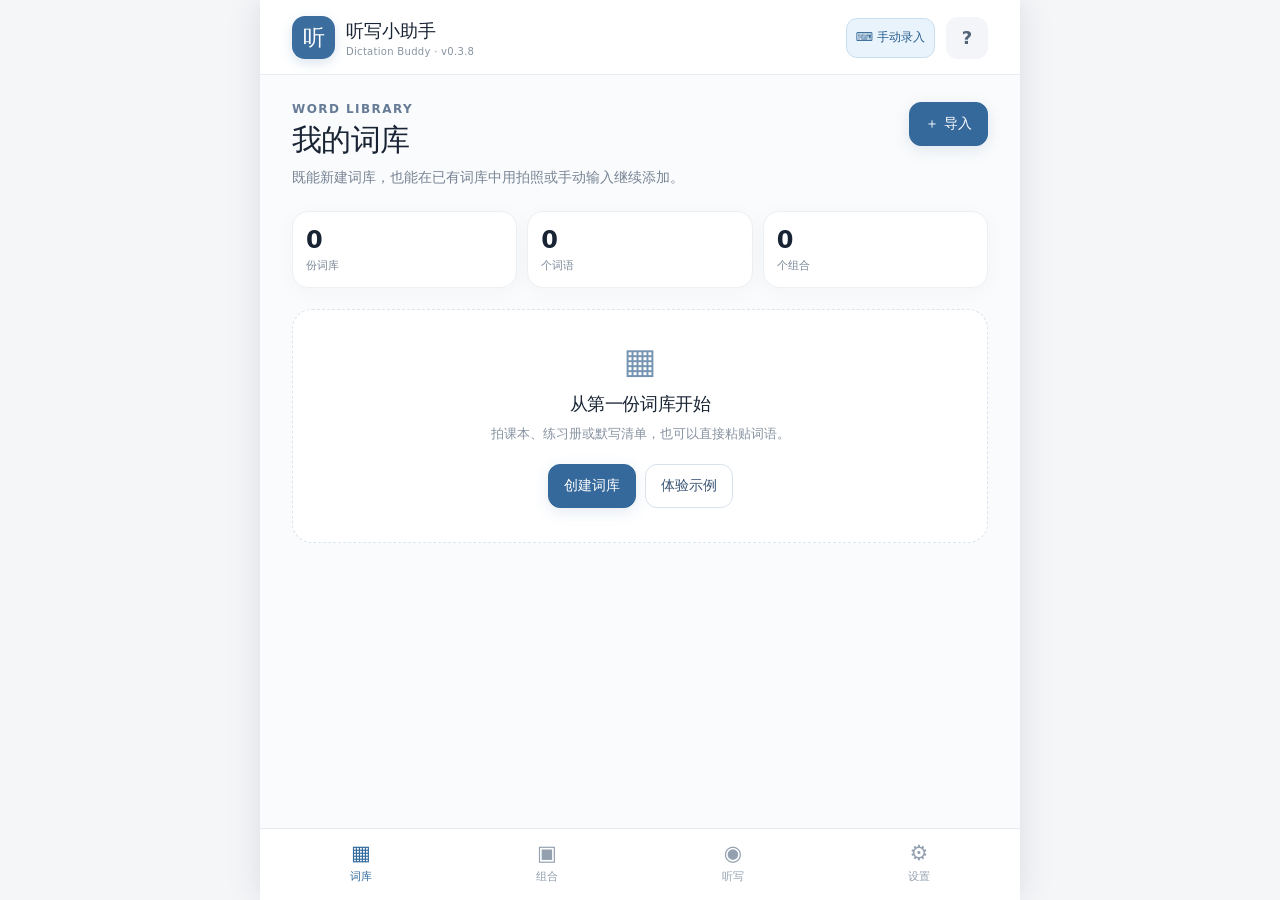
<file: index.html>
<!doctype html>
<html lang="zh-CN">
<head>
  <meta charset="utf-8">
  <meta name="viewport" content="width=device-width, initial-scale=1, viewport-fit=cover">
  <meta name="theme-color" content="#f7f8fa">
  <meta name="description" content="在 iPhone 上拍照导入中文和英文词语，组合词库，顺序或随机听写，并为指定汉字提示写拼音。">
  <meta name="apple-mobile-web-app-capable" content="yes">
  <meta name="apple-mobile-web-app-status-bar-style" content="default">
  <meta name="apple-mobile-web-app-title" content="听写小助手">
  <link rel="apple-touch-icon" href="./assets/icon-192.png">
  <link rel="icon" type="image/svg+xml" href="./assets/icon.svg">
  <link rel="manifest" href="./manifest.webmanifest">
  <link rel="stylesheet" href="./styles.css?v=0.3.8">
  <title>听写小助手</title>
</head>
<body>
  <div class="app-frame">
    <header class="topbar">
      <div class="brand-icon" aria-hidden="true">听</div>
      <div class="brand-title"><span>听写小助手</span><small>Dictation Buddy · v0.3.8</small></div>
      <a class="top-manual-link" href="./manual.html" aria-label="独立手动录入页面">⌨ 手动录入</a>
      <button class="icon-button" type="button" id="quickHelp" aria-label="使用帮助" title="使用帮助">?</button>
    </header>
    <main id="mainContent" aria-live="off"></main>
    <div id="selectionBar" class="selection-bar" hidden></div>
    <nav class="bottom-nav" aria-label="主要栏目">
      <button type="button" class="nav-button active" data-tab="banks"><span class="nav-icon">▦</span><span>词库</span></button>
      <button type="button" class="nav-button" data-tab="groups"><span class="nav-icon">▣</span><span>组合</span></button>
      <button type="button" class="nav-button" data-tab="practice"><span class="nav-icon">◉</span><span>听写</span></button>
      <button type="button" class="nav-button" data-tab="settings"><span class="nav-icon">⚙</span><span>设置</span></button>
    </nav>
  </div>
  <div id="overlay" class="overlay" hidden aria-hidden="true">
    <div class="overlay-scrim" data-action="close-modal"></div>
    <section class="modal" role="dialog" aria-modal="true" aria-labelledby="modalTitle">
      <header class="modal-header"><h2 id="modalTitle"></h2><button class="icon-button" type="button" data-action="close-modal" aria-label="关闭">✕</button></header>
      <div id="modalBody" class="modal-body"></div>
      <footer id="modalActionBar" class="modal-actionbar" hidden aria-label="识别步骤操作"></footer>
    </section>
  </div>
  <div id="toast" class="toast" role="status" aria-live="polite"></div>
  <script type="module" src="./app.js?v=0.3.8"></script>
</body>
</html>
</file>
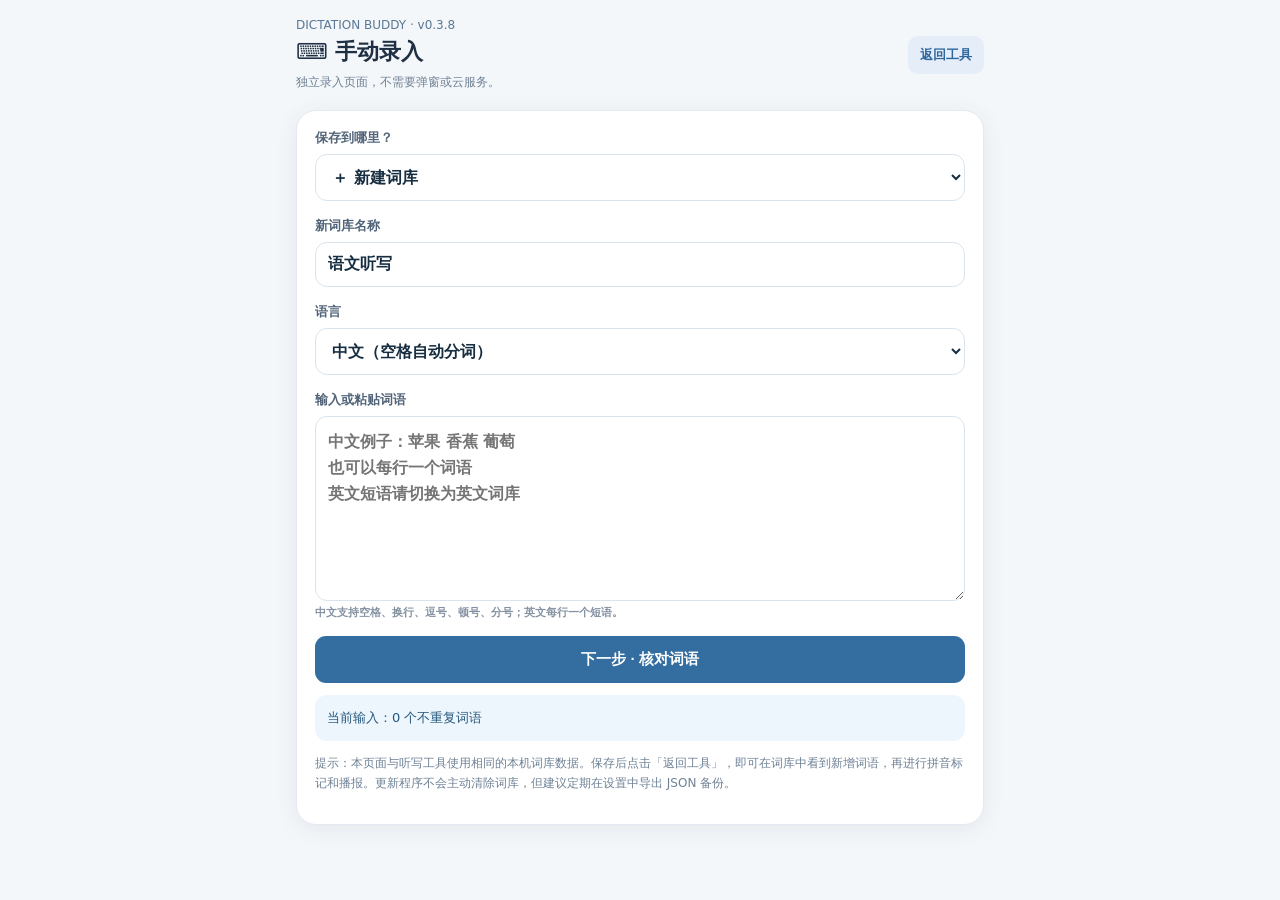
<file: manual.html>
<!doctype html>
<html lang="zh-CN"><head><meta charset="utf-8"><meta name="viewport" content="width=device-width,initial-scale=1,viewport-fit=cover"><meta name="theme-color" content="#f7f8fa"><title>手动录入 · 听写小助手</title>
<style>
:root{font-family:-apple-system,BlinkMacSystemFont,"PingFang SC",system-ui,sans-serif;color:#203044;background:#f4f7fa}*{box-sizing:border-box}body{margin:0;padding:18px 16px 48px;max-width:720px;margin:auto}header{display:flex;justify-content:space-between;align-items:center;gap:12px;margin-bottom:18px}h1{font-size:22px;margin:5px 0}.tag{font-size:12px;color:#5a7895}a{color:#2f679e}a.back{display:inline-block;padding:10px 12px;text-decoration:none;background:#e5eef8;border-radius:10px;font-weight:700;font-size:13px}main{background:white;border:1px solid #e5eaf2;border-radius:20px;padding:18px;box-shadow:0 4px 22px #1c344414}.field{display:block;margin:0 0 16px;font-size:13px;font-weight:700;color:#526479}.field>span{display:block;margin-bottom:7px}input,select,textarea{font:inherit;width:100%;border:1px solid #d9e4ee;border-radius:12px;padding:12px;color:#172d40;background:#fff;font-size:16px}textarea{min-height:185px;resize:vertical;line-height:1.6}button{border:0;border-radius:11px;padding:13px 16px;background:#346d9f;color:#fff;font-size:15px;font-weight:750;min-height:47px;cursor:pointer}button.secondary{background:#edf3f8;color:#366891;border:1px solid #d5e3ee}button:disabled{opacity:.5}.row{display:flex;gap:9px;flex-wrap:wrap;align-items:center}.row>*{flex:1}.hint{color:#6e8195;font-size:12px;line-height:1.7}.status{background:#edf5fd;color:#27587c;padding:12px;border-radius:12px;font-size:13px;line-height:1.65;margin:12px 0}.error{background:#fff2ea;color:#8a452c}.item{display:flex;align-items:center;gap:7px;margin-bottom:7px}.item input{flex:1;min-width:0}.item button{background:#fff4f2;color:#b05045;border:1px solid #f1d9d5;padding:9px 12px;font-size:12px;min-height:40px;flex:none}#review[hidden],#entry[hidden],#newFields[hidden]{display:none!important}h2{font-size:15px;margin:22px 0 12px}button.full{width:100%}.muted{font-size:12px;color:#77889a}.pill{background:#edf4fa;border-radius:10px;padding:4px 8px;margin:2px;display:inline-block;font-size:12px}.field small{color:#8491a1;font-size:11px}
</style></head><body>
<header><div><div class="tag">DICTATION BUDDY · v0.3.8</div><h1>⌨ 手动录入</h1><div class="hint">独立录入页面，不需要弹窗或云服务。</div></div><a class="back" href="./">返回工具</a></header>
<main>
 <section id="entry"><label class="field"><span>保存到哪里？</span><select id="destination"><option value="new">＋ 新建词库</option></select></label>
 <div id="newFields"><label class="field"><span>新词库名称</span><input id="bankName" value="语文听写" maxlength="80" autocomplete="off"></label><label class="field"><span>语言</span><select id="lang"><option value="zh-CN">中文（空格自动分词）</option><option value="en-US">英文（按行保留短语）</option></select></label></div>
 <label class="field"><span>输入或粘贴词语</span><textarea id="terms" placeholder="中文例子：苹果 香蕉 葡萄&#10;也可以每行一个词语&#10;英文短语请切换为英文词库"></textarea><small>中文支持空格、换行、逗号、顿号、分号；英文每行一个短语。</small></label>
 <div class="row"><button class="full" id="previewBtn">下一步 · 核对词语</button></div><div id="count" class="status">输入后自动显示词语数量。</div>
 </section>
 <section id="review" hidden><div id="reviewStatus" class="status"></div><h2>核对词语（可以改字或删除）</h2><div id="rows"></div><div class="row"><button class="secondary" id="backBtn">返回修改</button><button id="saveBtn">保存词语</button></div></section>
 <p class="hint">提示：本页面与听写工具使用相同的本机词库数据。保存后点击「返回工具」，即可在词库中看到新增词语，再进行拼音标记和播报。更新程序不会主动清除词库，但建议定期在设置中导出 JSON 备份。</p>
 <div id="notice" class="status" role="status" hidden></div>
</main>
<script>
(function(){
'use strict';
const STORAGE='dictation-buddy-v0.1-data';
const $=s=>document.querySelector(s);
let db, entries=[];
function show(message,isError=false){const node=$('#notice');node.hidden=false;node.textContent=message;node.className='status'+(isError?' error':'');}
try{const value=localStorage.getItem(STORAGE);db=value?JSON.parse(value):{banks:[],groups:[],settings:{}};if(!db||!Array.isArray(db.banks)||!Array.isArray(db.groups))throw Error('数据结构异常');}catch(err){db=null;show('无法读取已有词库。为避免覆盖原数据，已禁用保存。请先在主程序中导出备份。',true);$('#previewBtn').disabled=true;}
function uid(){return (globalThis.crypto&&crypto.randomUUID)?crypto.randomUUID():'manual-'+Date.now().toString(36)+'-'+Math.random().toString(36).slice(2);}
function lang(){const bank=db?.banks?.find(b=>b.id===$('#destination').value);return bank?.lang||$('#lang').value;}
function key(text){return String(text||'').trim().normalize('NFKC').toLowerCase();}
function parse(text){const chinese=lang()==='zh-CN';const tokens=chinese?text.split(/[\s,，、;；|]+/):text.split(/[\n,，、;；|]+/);const out=[],seen=new Set();for(let s of tokens){s=s.replace(/^\s*(?:(?:[（(]?\d{1,3}[)）]?[.．、:：]\s*)|(?:[•·●◆■◦-]\s*))/, '').trim();if(!s||seen.has(key(s)))continue;seen.add(key(s));out.push(s.slice(0,200));}return out;}
function drawBanks(){if(!db)return;for(const bank of db.banks){const option=document.createElement('option');option.value=bank.id;option.textContent=bank.title+'（'+(bank.lang==='en-US'?'英文':'中文')+'）';$('#destination').append(option);}refreshLang();}
function refreshLang(){const chosen=$('#destination').value;$('#newFields').hidden=chosen!=='new';$('#count').textContent='当前输入：'+parse($('#terms').value).length+' 个不重复词语'+(chosen==='new'?'':(' · 添加到现有词库'));}
function savePrecheck(){if(!db)return;const dest=$('#destination').value;if(dest==='new'&&!$('#bankName').value.trim()){show('请输入词库名称。',true);return;}entries=parse($('#terms').value);if(!entries.length){show('请先输入词语。',true);return;}$('#entry').hidden=true;$('#review').hidden=false;drawReview();}
function drawReview(){const rows=$('#rows');rows.innerHTML='';for(let i=0;i<entries.length;i++){const div=document.createElement('div');div.className='item';const input=document.createElement('input');input.value=entries[i];input.setAttribute('aria-label','第'+(i+1)+'个词语');input.addEventListener('change',()=>entries[i]=input.value);const button=document.createElement('button');button.textContent='删除';button.type='button';button.addEventListener('click',()=>{entries.splice(i,1);drawReview()});div.append(input,button);rows.append(div);}$('#reviewStatus').textContent='识别到 '+entries.length+' 个词语。保存前可修改、删除，重复词语会被自动跳过。';}
function doSave(){if(!db)return;const dest=$('#destination').value;const old=dest==='new'?null:db.banks.find(x=>x.id===dest);if(dest!=='new'&&!old){show('目标词库已不存在。',true);return;}const name=$('#bankName').value.trim();const existing=new Set((old?.items||[]).map(x=>key(x.text)));const items=[];let dup=0;for(const word of entries){const text=String(word||'').trim().slice(0,200);if(!text)continue;const k=key(text);if(existing.has(k)){dup++;continue;}existing.add(k);items.push({id:uid(),text,marks:[]});}if(!items.length){show('没有需要新增的词语：全部已存在或为空。',true);return;}const previous=localStorage.getItem(STORAGE);try{if(old){old.items.push(...items);}else{db.banks.unshift({id:uid(),title:name.slice(0,80),lang:lang(),createdAt:Date.now(),items});}localStorage.setItem(STORAGE,JSON.stringify(db));}catch(e){if(previous!==null)try{localStorage.setItem(STORAGE,previous)}catch{}show('保存失败：请检查 Safari 储存空间。',true);return;}$('#review').hidden=true;$('#entry').hidden=false;$('#terms').value='';entries=[];refreshLang();show('已保存 '+items.length+' 个词语'+(dup?'（跳过 '+dup+' 个重复项）':'')+'。点击「返回工具」查看。');}
$('#terms').addEventListener('input',refreshLang);$('#destination').addEventListener('change',refreshLang);$('#lang').addEventListener('change',refreshLang);$('#previewBtn').addEventListener('click',savePrecheck);$('#backBtn').addEventListener('click',()=>{$('#entry').hidden=false;$('#review').hidden=true;});$('#saveBtn').addEventListener('click',doSave);drawBanks();
})();
</script></body></html>
</file>
<file: styles.css>
:root { font-family:-apple-system,BlinkMacSystemFont,"SF Pro Text","PingFang SC","Microsoft YaHei",system-ui,sans-serif; color:#182333; background:#f5f6f8; font-synthesis:none; -webkit-font-smoothing:antialiased; }
*{box-sizing:border-box}body{margin:0;min-width:300px}button,input,textarea,select{font:inherit}button{cursor:pointer;-webkit-tap-highlight-color:transparent}button:disabled{cursor:not-allowed;opacity:.43}button:focus-visible,input:focus-visible,textarea:focus-visible,select:focus-visible{outline:3px solid #a6c6f5;outline-offset:2px}button,input,select,textarea{touch-action:manipulation}
a{color:#2362af}p{line-height:1.65}h1,h2,h3{letter-spacing:-.025em} [hidden]{display:none!important}
.app-frame{max-width:760px;min-height:100dvh;margin:auto;background:#fafbfc;box-shadow:0 0 32px #1d2a4020;padding-bottom:calc(100px + env(safe-area-inset-bottom))}.topbar{display:flex;align-items:center;gap:11px;padding:calc(16px + env(safe-area-inset-top)) 22px 15px;border-bottom:1px solid #e9edf2;background:#fff}.brand-icon{height:43px;width:43px;flex:none;display:grid;place-items:center;color:white;background:#3c6d9f;border-radius:13px;font-weight:750;font-size:22px;box-shadow:0 4px 12px #3c6d9f30}.brand-title{display:flex;flex:1;flex-direction:column;gap:3px;min-width:0}.brand-title>span{font-size:18px;font-weight:750}.brand-title small{color:#8793a1;font-size:10px;letter-spacing:.03em}.icon-button{border:none;background:#f3f5f8;border-radius:12px;min-width:42px;min-height:42px;color:#526478;font-size:18px;font-weight:650}.icon-button:hover{background:#e7edf5}
main{padding:23px 20px 30px}.page-header{display:flex;align-items:flex-start;justify-content:space-between;gap:10px;margin:0 0 22px}.eyebrow{color:#657b96;font-size:12px;letter-spacing:.12em;font-weight:800;text-transform:uppercase;margin-bottom:6px}.page-title{font-size:26px;line-height:1.2;margin:0 0 8px;font-weight:790}.subtext,.hint{font-size:13px;color:#69788a;line-height:1.7}.page-description{margin:0;color:#778495;line-height:1.65;font-size:14px}.stats{display:grid;grid-template-columns:repeat(3,minmax(0,1fr));gap:10px;margin:0 0 21px}.stat{border-radius:16px;background:#fff;border:1px solid #edf0f3;padding:14px 13px;box-shadow:0 4px 22px #1e395008}.stat strong{display:block;font-size:24px;font-weight:800;font-variant-numeric:tabular-nums}.stat span{display:block;color:#7a8898;font-size:11px;margin-top:4px}
.btn{display:inline-flex;align-items:center;justify-content:center;gap:7px;min-height:44px;padding:10px 15px;border-radius:12px;border:1px solid #d8e1ec;background:#fff;color:#385474;font-weight:650;font-size:14px;white-space:nowrap}.btn:active{transform:scale(.99)}.btn-primary{background:#35699b;border-color:#35699b;color:white;box-shadow:0 4px 15px #35699b22}.btn-primary:hover{background:#2f5e8c}.btn-subtle{background:#edf3fa;border-color:#e4edf7;color:#36648f}.btn-danger{border-color:#eed3d2;background:#fff6f5;color:#b04b44}.btn-small{min-height:36px;padding:7px 11px;font-size:12px;border-radius:10px}.btn-wide{width:100%}.btn-ghost{border-color:transparent;background:transparent;color:#4e759c}.action-row{display:flex;flex-wrap:wrap;gap:9px}.section-title{font-size:14px;font-weight:800;margin:23px 0 10px;color:#3f5166}.card{background:white;border:1px solid #e9edf2;border-radius:18px;padding:17px;margin-bottom:13px;box-shadow:0 3px 15px #21354d07}.card-head{display:flex;align-items:flex-start;justify-content:space-between;gap:10px}.card-title{font-size:16px;font-weight:750;margin:0 0 3px;line-height:1.4;overflow-wrap:anywhere}.badge{display:inline-flex;align-items:center;padding:3px 8px;font-size:10px;font-weight:700;background:#edf2f8;color:#54718f;border-radius:7px;margin-right:6px}.bank-body{margin-top:13px;border-top:1px solid #f0f2f4;padding-top:8px}.entry-list{display:flex;flex-direction:column;gap:0}.entry{display:flex;align-items:center;gap:10px;min-height:52px;padding:9px 1px;border-bottom:1px solid #f1f3f6}.entry:last-child{border-bottom:none}.entry-word{flex:1;font-size:16px;line-height:1.5;font-weight:600;min-width:0;overflow-wrap:anywhere}.entry-detail{font-size:11px;color:#64768b;margin-top:4px;font-weight:450}.checkbox{width:21px;height:21px;accent-color:#35699b;flex:none}.entry-tools{display:flex;gap:1px}.text-button{font-size:12px;border:none;background:transparent;color:#647f9c;min-width:42px;min-height:40px;padding:5px}.text-button.danger{color:#ba6761}.muted{color:#8996a3}.bank-actions{display:flex;gap:7px;flex-wrap:wrap;align-items:center;margin-top:12px}.spacer{flex:1}.empty{text-align:center;background:white;padding:34px 16px;border-radius:20px;border:1px dashed #dce4ed}.empty-symbol{font-size:35px;line-height:1;margin-bottom:13px;color:#7494b2}.empty h3{margin:0 0 7px;font-size:18px}.empty p{color:#8793a2;margin:0 0 19px;font-size:13px}.bottom-nav{position:fixed;bottom:0;left:50%;transform:translateX(-50%);width:min(100%,760px);height:calc(72px + env(safe-area-inset-bottom));background:#fffffff5;backdrop-filter:blur(16px);border-top:1px solid #e5eaf0;display:flex;align-items:flex-start;justify-content:space-around;z-index:10;padding:7px 8px env(safe-area-inset-bottom)}.nav-button{min-width:67px;border:0;background:transparent;color:#93a0af;display:flex;flex-direction:column;gap:3px;align-items:center;font-size:11px;font-weight:650;padding:4px}.nav-button.active{color:#346b9e}.nav-icon{font-size:21px;line-height:26px}.selection-bar{z-index:9;position:fixed;bottom:calc(77px + env(safe-area-inset-bottom));left:50%;transform:translateX(-50%);width:min(96%,730px);border-radius:15px;background:#253e5b;color:#fff;box-shadow:0 9px 24px #172d3b42;padding:10px 11px;display:flex;gap:7px;align-items:center;flex-wrap:wrap}.selection-bar .btn{min-height:36px;font-size:12px;padding:6px 9px}.selection-bar strong{font-size:12px;margin:0 3px 0 5px;flex:1}.selection-bar .btn-primary{background:#fff;color:#315d89;border-color:#fff}
.field{display:block;margin:0 0 16px}.field>span{display:block;font-size:13px;font-weight:720;margin-bottom:8px;color:#4e6075}.field input:not([type=checkbox]):not([type=file]),.field select,.field textarea,.form-input{width:100%;display:block;border:1px solid #dce4ed;border-radius:12px;padding:12px 12px;background:#fbfcfe;color:#1d2a3a;font-size:16px;min-height:45px}.field textarea{resize:vertical;min-height:118px;line-height:1.7}.field input[type=file]{width:100%;font-size:14px;background:#f4f7fb;padding:14px;border-radius:12px;border:1px dashed #c6d6e8}.field .hint{display:block;margin-top:7px}.input-row{display:grid;grid-template-columns:1fr 1fr;gap:12px}.option-grid{display:grid;grid-template-columns:repeat(2,minmax(0,1fr));gap:10px}.choice{display:flex;align-items:center;gap:9px;padding:12px;border:1px solid #e3e9f1;border-radius:12px;background:#fff;min-height:50px;color:#526276;font-size:13px}.choice:has(input:checked){background:#eef4fc;border-color:#bdd1e8;color:#2b5885}.choice input{accent-color:#35699b}.setting-panel{background:#fff;border:1px solid #e8edf3;border-radius:18px;padding:17px;margin-bottom:14px}.setting-panel h3{font-size:14px;margin:0 0 16px}.setting-help{font-size:12px;color:#8190a0;margin-top:6px}.tiny-progress{height:7px;border-radius:9px;background:#e8eef5;overflow:hidden;margin-top:14px}.tiny-progress>div{height:100%;background:#6090bc;border-radius:9px;transition:width .3s}.play-card{padding:22px 18px;background:linear-gradient(155deg,#355d83,#223d5e);color:#fff;border-radius:24px;margin-bottom:18px;box-shadow:0 8px 26px #233f5a26}.play-kicker{font-size:12px;color:#bbd4ec;font-weight:700}.play-title{font-size:35px;line-height:1.4;min-height:94px;margin:18px 0 5px;text-align:center;font-weight:780;overflow-wrap:anywhere}.play-meta{font-size:13px;color:#b6cfe6;text-align:center;min-height:21px}.play-actions{display:grid;grid-template-columns:1fr 1fr 1fr;gap:8px;margin-top:19px}.play-actions .btn{min-height:52px;border-color:#ffffff32;background:#ffffff1c;color:#fff;padding:8px}.play-actions .btn-primary{background:#fff;color:#2d5982}.play-card .tiny-progress{background:#ffffff3a}.play-card .tiny-progress>div{background:#b9ddf8}.play-footer{display:flex;justify-content:space-between;align-items:center;margin-top:14px;font-size:12px;color:#cbdaeb}.range-title{display:flex;justify-content:space-between;align-items:center;font-size:12px;color:#5b6d81;font-weight:650;margin:5px 0}.range-title strong{color:#366796;font-variant-numeric:tabular-nums}.field input[type=range]{width:100%;accent-color:#35699b;min-height:28px}.label-chip{display:inline-flex;align-items:center;background:#edf3fa;border:1px solid #d8e5f4;color:#37658f;border-radius:9px;padding:5px 9px;font-size:11px;margin:4px 5px 0 0}.char-grid{display:flex;flex-wrap:wrap;gap:8px;margin:7px 0 15px}.char-toggle{min-width:48px;min-height:52px;border:1px solid #d9e3ef;background:#f7f9fb;border-radius:12px;color:#354a60;font-weight:700;font-size:18px;position:relative}.char-toggle.on{background:#dcebf9;color:#24609b;border-color:#7caad6}.char-toggle .position{font-size:9px;position:absolute;bottom:3px;right:5px;font-weight:500;color:#8595a6}.help-list{color:#526276;line-height:1.8;font-size:14px;padding-left:20px}.small-note{padding:11px 12px;background:#f1f6fc;color:#54708e;border-radius:12px;font-size:12px;line-height:1.65;margin:11px 0}.warning-note{background:#fff8eb;color:#87682b}.ocr-preview{max-width:100%;max-height:190px;border-radius:12px;display:block;margin:10px auto;object-fit:contain}.ocr-status{font-size:12px;color:#416f9b;line-height:1.6;min-height:19px}.overlay{position:fixed;inset:0;z-index:50;display:flex;align-items:flex-end;justify-content:center}.overlay-scrim{position:absolute;inset:0;background:#15263992}.modal{position:relative;display:flex;flex-direction:column;background:#fff;border-radius:24px 24px 0 0;max-width:760px;width:100%;max-height:calc(91dvh - env(safe-area-inset-top));overflow:hidden;box-shadow:0 10px 50px #10263e33;padding-bottom:env(safe-area-inset-bottom)}.modal-header{flex:none;display:flex;align-items:center;justify-content:space-between;padding:16px 18px;border-bottom:1px solid #edf0f4}.modal-header h2{margin:0;font-size:18px}.modal-body{overflow-y:auto;-webkit-overflow-scrolling:touch;padding:18px 19px 24px}.toast{position:fixed;bottom:calc(95px + env(safe-area-inset-bottom));left:50%;transform:translate(-50%,15px);max-width:min(440px,90vw);padding:11px 17px;background:#24394f;color:#fff;border-radius:12px;z-index:100;box-shadow:0 8px 24px #27384b40;opacity:0;pointer-events:none;transition:opacity .2s,transform .2s;font-size:13px;line-height:1.5}.toast.show{opacity:1;transform:translate(-50%,0)}
@media(min-width:640px){main{padding:27px 32px}.topbar{padding-left:32px;padding-right:32px}.modal{max-height:85dvh;margin:auto;border-radius:24px}.overlay{align-items:center}.page-title{font-size:30px}.card{padding:20px}.play-card{padding:27px 25px}.play-title{font-size:42px}}
@media(prefers-reduced-motion:reduce){*,*::before,*::after{transition:none!important;animation:none!important}}

/* Dual-path word entry and pre-save verification */
.import-methods{display:grid;grid-template-columns:1fr 1fr;gap:10px}.import-method{display:flex;gap:10px;align-items:center;text-align:left;border-radius:14px;background:#fff;border:1px solid #dde6f0;min-height:74px;padding:11px;color:#38536f;font-weight:750;font-size:14px}.import-method.active{border-color:#6190bf;background:#eaf2fb;box-shadow:inset 0 0 0 1px #adc9e4}.import-method small{display:block;font-size:10px;font-weight:500;color:#71859b;margin-top:4px;line-height:1.4}.method-symbol{display:grid;place-items:center;border-radius:10px;width:31px;height:34px;flex:none;background:#e5edf6;color:#49759f;font-size:20px}.review-summary{background:#f3f7fc;padding:13px;border-radius:13px;margin-bottom:13px}.review-summary>strong{font-size:15px;margin-right:9px}.review-list{display:flex;flex-direction:column;gap:9px}.review-item{border:1px solid #e6ebf0;border-radius:13px;padding:9px}.review-item-top{display:flex;gap:8px;align-items:center}.review-index{font-size:12px;color:#8a9aae;width:20px;text-align:center;flex:none}.review-text{border:1px solid #dbe3ef;border-radius:9px;background:#fff;min-height:43px;padding:9px;min-width:0;flex:1;font-size:16px;color:#17283b}.review-item-bottom{display:flex;align-items:center;justify-content:space-between;flex-wrap:wrap;gap:5px 10px;padding-left:19px}.review-marks{display:flex;flex-wrap:wrap;gap:7px;padding:8px 3px 6px 20px}.review-marks[hidden]{display:none}.review-marks .char-toggle{min-width:45px;min-height:49px}
@media(max-width:390px){.import-method{padding:8px;gap:6px;font-size:12px}.import-method small{font-size:9px}.method-symbol{width:25px}}

.visually-hidden-file{position:absolute;width:1px;height:1px;opacity:0;overflow:hidden;clip-path:inset(50%);pointer-events:none}

/* v0.3 visible dictation controls and finger-driven image cropping */
.focus-heading{font-size:17px!important;margin-bottom:8px!important}
.setting-focus{border:1px solid #e4eaf2;border-radius:15px;padding:13px;margin:13px 0;background:#fbfdff}
.setting-focus-name{display:flex;flex-direction:column;gap:6px;margin-bottom:12px;line-height:1.45}
.setting-focus-name strong{font-size:14px;color:#29435e}
.setting-focus-name small{font-size:12px;color:#6a7c90}
.settings-count{grid-template-columns:repeat(5,minmax(0,1fr));gap:6px}
.setting-count-option{padding:9px 2px;justify-content:center;gap:3px;flex-direction:column;min-height:50px;white-space:nowrap}
.setting-count-option input{width:17px;height:17px}
.writing-presets{grid-template-columns:repeat(4,1fr);gap:7px;margin-top:10px}
.writing-presets .btn{padding:8px 2px;min-height:43px}
.crop-help{font-size:12px;color:#476d91;margin:6px 0 10px}
.crop-stage{display:inline-block;position:relative;line-height:0;max-width:100%;touch-action:none;user-select:none;-webkit-user-select:none;border-radius:9px;overflow:visible;background:#e3e7ed;}
.crop-stage img{display:block;max-width:100%;max-height:350px;width:auto;height:auto;object-fit:contain;pointer-events:none;border-radius:9px}
.crop-box{position:absolute;z-index:1;box-shadow:0 0 0 2000px #142c4559;border:2px solid #eaf5ff;outline:2px solid #327cc0;outline-offset:0;cursor:move;line-height:normal}
.crop-handle{position:absolute;display:block;width:23px;height:23px;background:#fff;border:3px solid #347fbf;border-radius:50%;box-shadow:0 2px 6px #223e5855;touch-action:none}
.crop-handle.tl{left:-12px;top:-12px;cursor:nwse-resize}.crop-handle.tr{right:-12px;top:-12px;cursor:nesw-resize}.crop-handle.bl{left:-12px;bottom:-12px;cursor:nesw-resize}.crop-handle.br{right:-12px;bottom:-12px;cursor:nwse-resize}
.crop-info{display:flex;align-items:center;justify-content:space-between;gap:10px;margin:11px 0 4px;font-size:12px;color:#58728c}
@media(max-width:375px){.setting-count-option strong{font-size:12px}}

/* v0.3.1 explicit add-to-existing-bank entry points */
.bank-add-actions{display:grid;grid-template-columns:minmax(0,1fr) minmax(0,1fr);gap:8px;margin-top:14px}
.bank-add-btn{white-space:normal;min-height:45px;padding:8px 7px;font-size:13px;line-height:1.3;background:#eef5fd;color:#305f8c;border-color:#d3e3f2;box-shadow:none}
.bank-add-btn:active{background:#ddeafa}
@media(max-width:365px){.bank-add-btn{font-size:12px;padding:7px 4px}}

/* v0.3.2: Image selection is now a visible two-step flow on iPhone. */
.modal-actionbar{flex:none;position:relative;z-index:3;border-top:1px solid #dde7f1;background:#fff;padding:12px 19px calc(12px + env(safe-area-inset-bottom));box-shadow:0 -8px 20px #18354c12}
.modal{padding-bottom:0}
.modal-body{padding-bottom:calc(24px + env(safe-area-inset-bottom))}
.crop-action-caption{font-size:12px;line-height:1.4;font-weight:700;color:#486c91;margin-bottom:9px}
.crop-action-buttons{display:flex;gap:9px}
.crop-confirm-button{flex:1;min-height:54px;font-size:16px;white-space:normal}
.crop-action-buttons .btn:not(.crop-confirm-button){min-width:96px;white-space:normal}
.crop-stage-wrap{display:flex;justify-content:center;overflow:visible;padding:8px 5px}
.crop-confirmed{border:1px solid #c5d9eb;background:#f3f8fd;border-radius:15px;padding:12px;text-align:center;margin:10px 0}
.crop-confirmed-title{font-weight:800;color:#326894;font-size:15px;margin-bottom:6px}
.crop-result-preview{max-width:100%;max-height:220px;object-fit:contain;border:1px solid #e1e7ed;border-radius:9px;background:#fff;display:block;margin:10px auto 0}
.update-status{background:#f3f7fc;color:#426889;border-radius:12px;padding:11px 12px;font-size:13px;line-height:1.5;margin:13px 0}
@media(max-height:680px){.crop-result-preview{max-height:145px}.crop-stage img{max-height:250px}}

/* v0.3.3: clear handwritten OCR availability and connection diagnostics. */
.ocr-service-alert{border:1px solid #e8d6ae;background:#fff8ea;color:#7d5b2c;border-radius:12px;padding:12px 13px;font-size:13px;line-height:1.6;margin:8px 0 13px}
#ocrAvailability{font-size:12px;margin:8px 0}#ocrConnectionStatus{overflow-wrap:anywhere}

/* v0.3.4: direct, always-available manual entry without a dependent popup. */
.top-manual-link{display:inline-flex;align-items:center;justify-content:center;min-height:40px;min-width:80px;padding:6px 9px;white-space:nowrap;background:#e9f3fc;border:1px solid #c9dfef;border-radius:11px;color:#285e8d;font-size:12px;font-weight:800;text-decoration:none;flex:none}
.top-manual-link:focus-visible{outline:3px solid #8bc1eb;outline-offset:2px}
.import-primary-zone{padding:13px;border:1px solid #bfd8ef;background:#f3f9ff;border-radius:14px;margin:4px 0 14px}
.import-primary-zone .field{margin-bottom:10px}
.import-primary-zone .field>span{font-size:15px;color:#315e8b}
.import-primary-zone textarea{background:#fff!important;min-height:125px}
.manual-import-tip{color:#436b91;font-size:12px;line-height:1.6;margin-top:3px}
@media(max-width:420px){.topbar{padding-left:12px;padding-right:12px;gap:7px}.brand-title>span{font-size:17px}.brand-title small{font-size:9px}.brand-icon{width:39px;height:39px}.icon-button{min-width:35px;min-height:39px}.top-manual-link{min-width:76px;padding:5px 7px}}

/* v0.3.5: readable voice tuning, brief musical cues, no obscured controls */
.tune-presets{margin:8px 0 17px}.tune-presets .btn{white-space:normal;flex:1;min-width:118px}.fine-details{border-top:1px solid #eef1f5;padding:13px 0 1px;margin:15px 0 6px}.fine-details summary{font-size:13px;color:#315e8a;font-weight:750;cursor:pointer;min-height:28px}.fine-details[open] .field{margin-top:14px}.cue-choice{margin:8px 0;min-height:48px}.cue-choice input{width:19px;height:19px}.focus-heading{font-size:15px!important;margin:0 0 12px!important}.setting-panel input[type=range]{width:100%;accent-color:#35699b;min-height:32px}.setting-panel .field select{width:100%}@media(max-width:370px){.tune-presets .btn{font-size:12px;padding:9px 10px}}

/* v0.3.8: user-selected MP3 intro/outro and voice choices */
.music-picker{display:flex;gap:7px;align-items:center;flex-wrap:wrap;padding:10px 11px;background:#f8fafc;border:1px solid #e4eaf2;border-radius:12px;margin:7px 0 14px}
.music-name{flex:1 0 100%;display:flex;flex-direction:column;gap:3px;color:#294a6d;font-size:13px}
.music-name small{font-size:12px;color:#71859a;overflow-wrap:anywhere}
.music-picker .btn{min-height:41px;flex:1;white-space:normal;font-size:12px;padding:9px 7px;text-align:center}
#zhTestText{min-height:46px;font-size:16px}

/* v0.3.8 Chinese voice audition library */
.voice-gallery-details{border:1px solid #e3eaf3;border-radius:12px;background:#fff;padding:9px 10px;margin:10px 0 12px}
.voice-gallery-details summary{cursor:pointer;font-size:13px;font-weight:650;color:#2b4866;padding:5px}
.voice-gallery{display:grid;gap:7px;margin-top:8px;max-height:290px;overflow-y:auto;-webkit-overflow-scrolling:touch}
.voice-gallery-item{display:flex;gap:6px;align-items:center;border:1px solid #eef1f6;border-radius:9px;padding:8px;background:#f9fbfe}
.voice-gallery-name{flex:1;min-width:80px;display:flex;flex-direction:column;gap:2px;overflow-wrap:anywhere}
.voice-gallery-name strong{font-size:12px;color:#263a52}
.voice-gallery-name small{font-size:11px;color:#73859a}
.voice-gallery-item .btn{font-size:12px;min-height:35px;padding:6px 8px}
@media(max-width:360px){.voice-gallery-item .btn{font-size:11px;padding:6px 5px}}
</file>
